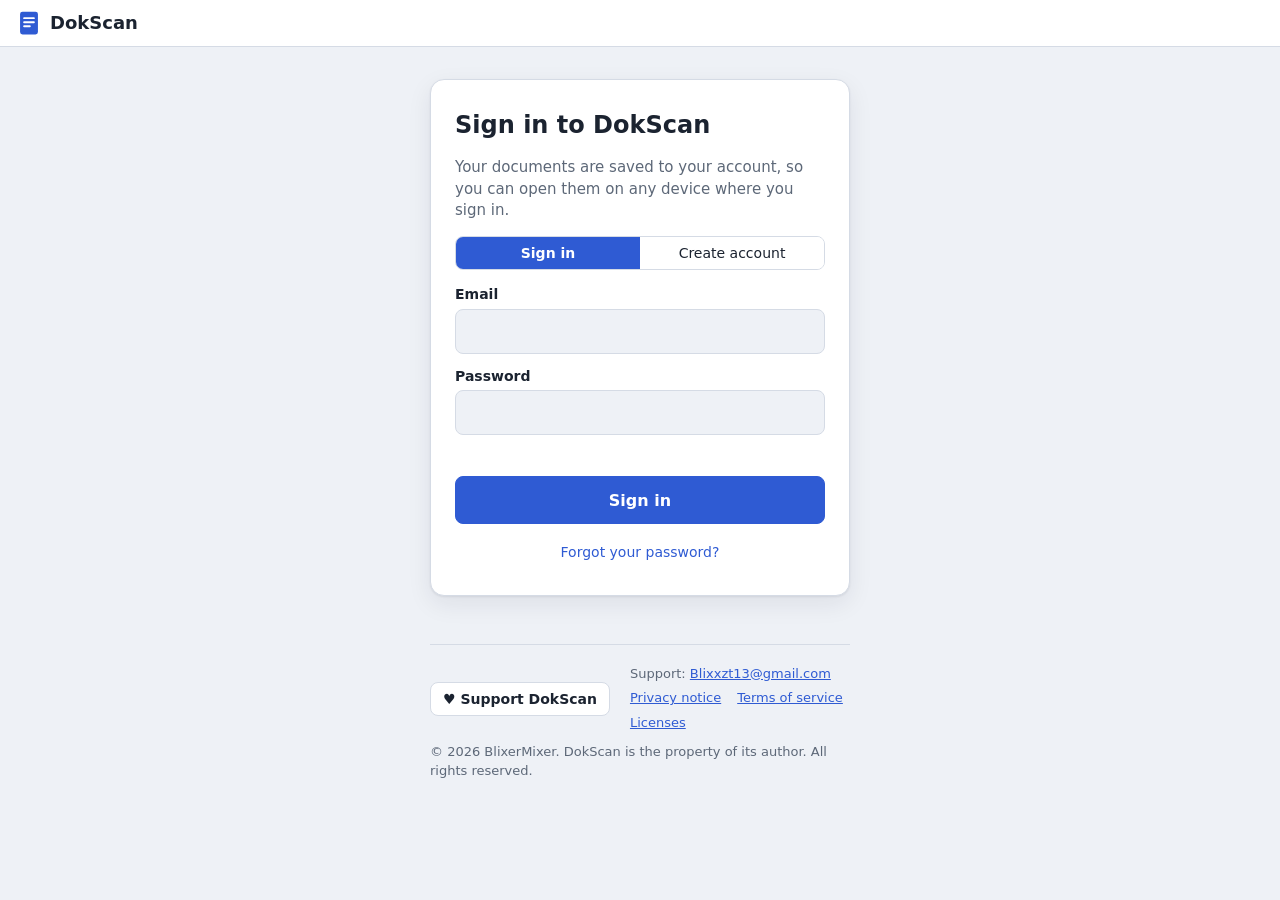
<file: index.html>
<!doctype html>
<html lang="en">
<head>
  <meta charset="utf-8">
  <meta name="viewport" content="width=device-width, initial-scale=1">
  <title>DokScan</title>
  <meta name="description" content="Scan a paper form with your camera, get an editable copy with fillable fields and tables, then download or print it.">
  <link rel="icon" href="data:image/svg+xml,%3Csvg xmlns='http://www.w3.org/2000/svg' viewBox='0 0 32 32'%3E%3Crect x='5' y='2' width='22' height='28' rx='3' fill='%232f5bd3'/%3E%3Cpath d='M10 10h12M10 15h12M10 20h7' stroke='white' stroke-width='2.4' stroke-linecap='round'/%3E%3C/svg%3E">
  <link rel="stylesheet" href="css/style.css">
  <script src="vendor/tesseract/tesseract.min.js" defer></script>
  <script src="vendor/jspdf/jspdf.umd.min.js" defer></script>
  <script src="vendor/supabase/supabase.js" defer></script>
  <script type="module" src="js/app.js"></script>
</head>
<body>
  <header class="topbar">
    <a class="brand" href="#" id="homeLink" title="Back to your documents">
      <svg viewBox="0 0 32 32" width="26" height="26" aria-hidden="true"><rect x="5" y="2" width="22" height="28" rx="3" fill="currentColor"/><path d="M10 10h12M10 15h12M10 20h7" stroke="#fff" stroke-width="2.4" stroke-linecap="round"/></svg>
      <span>DokScan</span>
    </a>
    <span class="spacer"></span>
    <span id="saveStatus" class="save-status" aria-live="polite"></span>
    <div class="account" id="account" hidden>
      <span class="acct-email" id="acctEmail"></span>
      <button class="btn" id="logoutBtn">Log out</button>
    </div>
  </header>

  <!-- ============ SIGN IN ============ -->
  <main id="view-auth" class="view" hidden>
    <section class="auth-card">
      <h1 id="authTitle">Sign in to DokScan</h1>
      <p class="muted" id="authLead">Your documents are saved to your account, so you can open them on any device where you sign in.</p>
      <div class="seg auth-tabs" id="authTabs" role="tablist" aria-label="Sign in or create account">
        <button role="tab" data-auth="signin" class="on">Sign in</button>
        <button role="tab" data-auth="signup">Create account</button>
      </div>
      <form id="authForm" novalidate>
        <label class="field" id="emailRow">
          <span>Email</span>
          <input type="email" id="authEmail" autocomplete="email" required>
        </label>
        <label class="field" id="pwRow">
          <span id="pwLabel">Password</span>
          <input type="password" id="authPassword" autocomplete="current-password" minlength="6" required>
        </label>
        <p class="auth-msg" id="authMsg" role="status"></p>
        <button class="btn primary big" type="submit" id="authSubmit">Sign in</button>
      </form>
      <button class="linkish" id="forgotBtn" type="button">Forgot your password?</button>
    </section>
  </main>

  <!-- ============ HOME ============ -->
  <main id="view-home" class="view">
    <section class="hero">
      <h1>Turn a paper form into a fillable one</h1>
      <p>Take a photo or pick an image of a document. DokScan rebuilds the layout, turns table cells, name/company lines and checkboxes into fields you can type in, and saves your progress on this device.</p>
      <div class="actions">
        <label class="btn primary big">
          <input type="file" accept="image/*" capture="environment" id="cameraInput" hidden>
          Take photo
        </label>
        <label class="btn big">
          <input type="file" accept="image/*" id="fileInput" hidden>
          Choose image
        </label>
        <button class="btn big ghost" id="blankBtn">Blank page</button>
        <label class="btn big ghost" title="Open a .dokscan.json file you downloaded earlier">
          <input type="file" accept=".json,application/json" id="projectInput" hidden>
          Open project file
        </label>
      </div>
      <div class="lang-row">
        <label for="langSelect">Document language</label>
        <select id="langSelect" class="lang-select"></select>
      </div>
      <div class="drop-hint" id="dropZone">…or drop / paste an image anywhere on this page</div>
    </section>

    <section class="library">
      <h2>Your documents</h2>
      <div id="docList" class="doc-list"></div>
      <p class="muted small">Documents are stored in this browser on this device. To move one to another device, open it and use <b>Download → Project file</b>, then <b>Open project file</b> on the other device.</p>
    </section>

    <footer class="site-footer" id="siteFooter">
      <a class="btn support-btn" href="https://github.com/sponsors/BlixerMixer" target="_blank" rel="noopener">♥ Support DokScan</a>
      <nav class="footer-links" aria-label="Site information">
        <span>Support: <a href="mailto:Blixxzt13@gmail.com">Blixxzt13@gmail.com</a></span>
        <a href="privacy.html">Privacy notice</a>
        <a href="terms.html">Terms of service</a>
        <a href="licenses.html">Licenses</a>
      </nav>
      <p class="copyright">© 2026 BlixerMixer. DokScan is the property of its author. All rights reserved.</p>
    </footer>

  </main>

  <!-- ============ CROP ============ -->
  <main id="view-crop" class="view" hidden>
    <div class="toolbar">
      <button class="btn" id="cropBack">← Back</button>
      <span class="sep"></span>
      <button class="btn" id="rotL" title="Rotate left">⟲ Rotate</button>
      <button class="btn" id="rotR" title="Rotate right">⟳ Rotate</button>
      <button class="btn" id="cropAuto" title="Find the page edges automatically">Auto-detect page</button>
      <button class="btn" id="cropFull" title="Use the whole image">Whole image</button>
      <span class="spacer"></span>
      <select id="langSelect2" class="lang-select" title="Document language"></select>
      <button class="btn primary" id="cropGo">Scan document →</button>
    </div>
    <p class="hint">Drag the four blue corners onto the corners of the page; it will be straightened automatically. <b>For the best result:</b> good, even light without shadows, phone held flat above the page, and the page filling most of the photo.</p>
    <div class="crop-stage" id="cropStage">
      <canvas id="cropCanvas"></canvas>
      <svg id="cropSvg"></svg>
    </div>
  </main>

  <!-- ============ EDITOR ============ -->
  <main id="view-editor" class="view editor" hidden>
    <div class="toolbar">
      <button class="btn" id="edBack" title="Back to your documents">←</button>
      <input id="docName" class="doc-name" aria-label="Document name" spellcheck="false">
      <div class="seg" role="tablist" aria-label="Mode">
        <button role="tab" data-mode="fill" class="on" title="Type into fields and tables">Fill in</button>
        <button role="tab" data-mode="layout" title="Move, resize, add or remove elements">Edit layout</button>
      </div>
      <span class="sep"></span>
      <button class="btn icon" id="undoBtn" title="Undo layout change (Ctrl+Z)">↶</button>
      <button class="btn icon" id="redoBtn" title="Redo (Ctrl+Y)">↷</button>
      <span class="sep"></span>
      <button class="btn icon" id="zoomOut" title="Zoom out">−</button>
      <button class="btn" id="zoomFit" title="Fit width">Fit</button>
      <button class="btn icon" id="zoomIn" title="Zoom in">+</button>
      <span class="sep"></span>
      <label class="toggle" title="Show the scanned photo behind the rebuilt page">
        <input type="checkbox" id="origToggle"> Original
      </label>
      <input type="range" id="origOpacity" min="10" max="100" value="45" aria-label="Original image opacity" hidden>
      <span class="spacer"></span>
      <button class="btn" id="clearBtn" title="Empty every field">Clear fields</button>
      <details class="menu" id="dlMenu">
        <summary class="btn">Download ▾</summary>
        <div class="menu-pop">
          <button data-dl="pdf">PDF document</button>
          <button data-dl="png">PNG image</button>
          <button data-dl="json">Project file (keep editing later)</button>
        </div>
      </details>
      <button class="btn primary" id="printBtn" title="Print – choose any printer on your network in the print dialog">Print</button>
    </div>

    <div class="toolbar layout-bar" id="layoutBar" hidden>
      <span class="label">Add:</span>
      <button class="btn" data-add="text">Text</button>
      <button class="btn" data-add="field">Line field</button>
      <button class="btn" data-add="cell">Box field</button>
      <button class="btn" data-add="check">Checkbox</button>
      <button class="btn" data-add="hline">— Line</button>
      <button class="btn" data-add="vline">| Line</button>
      <span class="sep"></span>
      <span class="label" id="selLabel">Click an element to select it</span>
      <button class="btn icon" id="fontDown" title="Smaller text" disabled>A−</button>
      <button class="btn icon" id="fontUp" title="Larger text" disabled>A+</button>
      <button class="btn icon" id="boldBtn" title="Bold" disabled><b>B</b></button>
      <button class="btn" id="dupBtn" title="Duplicate (Ctrl+D)" disabled>Duplicate</button>
      <button class="btn danger" id="delBtn" title="Delete (Del)" disabled>Delete</button>
      <span class="spacer"></span>
      <button class="btn" id="rescanBtn" title="Run text recognition again on the original image">Re-scan…</button>
    </div>

    <div class="page-wrap" id="pageWrap">
      <div class="page" id="page"></div>
    </div>
  </main>

  <div class="busy" id="busy" hidden>
    <div class="busy-card">
      <div class="spinner"></div>
      <div id="busyText">Working…</div>
      <div class="bar"><div id="busyBar"></div></div>
      <div class="muted small" id="busySub"></div>
    </div>
  </div>
  <div class="toast" id="toast" role="status"></div>
  <div id="printArea"></div>
</body>
</html>
</file>
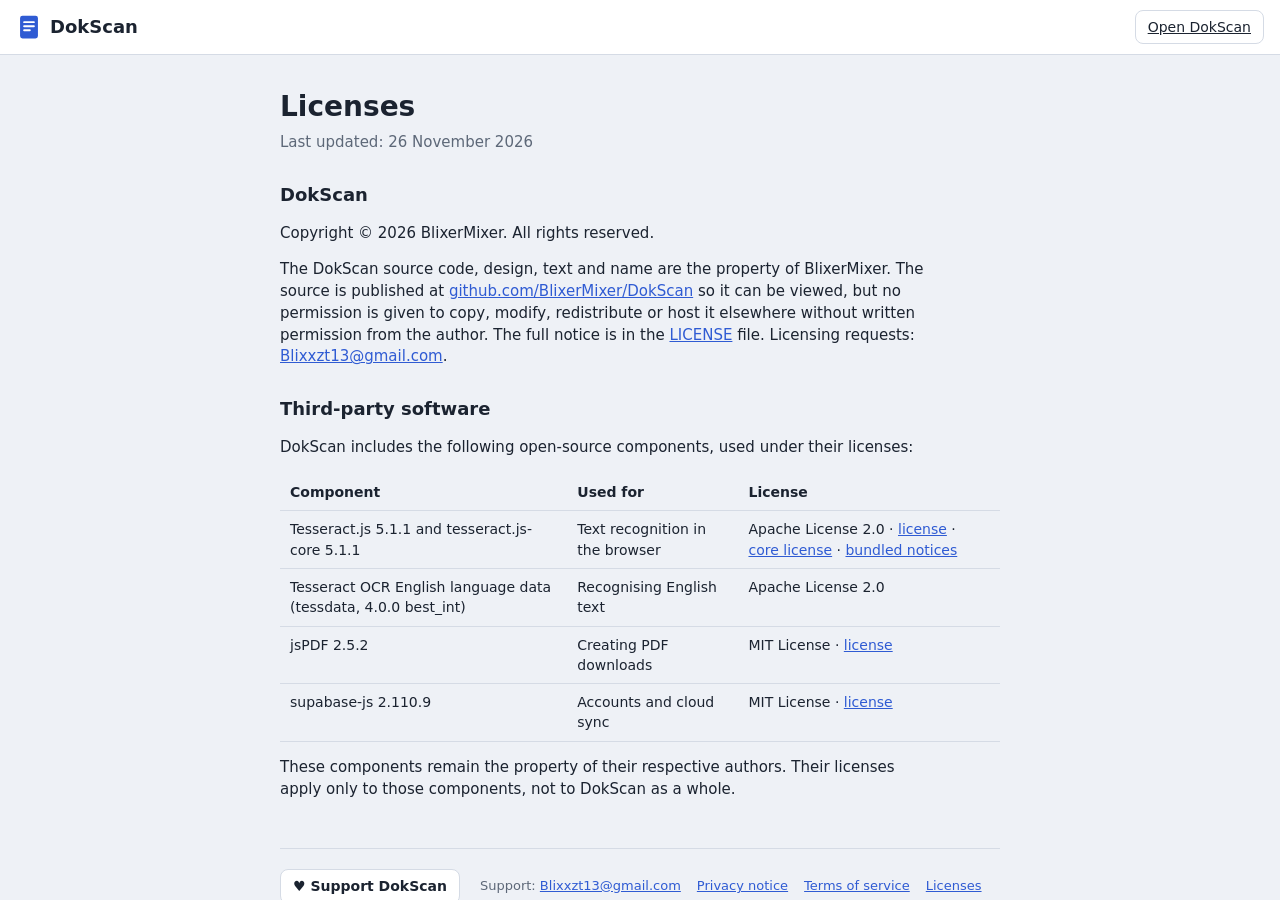
<file: licenses.html>
<!doctype html>
<html lang="en">
<head>
  <meta charset="utf-8">
  <meta name="viewport" content="width=device-width, initial-scale=1">
  <title>Licenses · DokScan</title>
  <link rel="icon" href="data:image/svg+xml,%3Csvg xmlns='http://www.w3.org/2000/svg' viewBox='0 0 32 32'%3E%3Crect x='5' y='2' width='22' height='28' rx='3' fill='%232f5bd3'/%3E%3Cpath d='M10 10h12M10 15h12M10 20h7' stroke='white' stroke-width='2.4' stroke-linecap='round'/%3E%3C/svg%3E">
  <link rel="stylesheet" href="css/style.css">
</head>
<body>
  <header class="topbar">
    <a class="brand" href="./" title="Back to DokScan">
      <svg viewBox="0 0 32 32" width="26" height="26" aria-hidden="true"><rect x="5" y="2" width="22" height="28" rx="3" fill="currentColor"/><path d="M10 10h12M10 15h12M10 20h7" stroke="#fff" stroke-width="2.4" stroke-linecap="round"/></svg>
      <span>DokScan</span>
    </a>
    <span class="spacer"></span>
    <a class="btn" href="./">Open DokScan</a>
  </header>
  <main class="info-page"><article>
    <h1>Licenses</h1>
    <p class="updated">Last updated: 26 November 2026</p>

    <h2>DokScan</h2>
    <p>Copyright © 2026 BlixerMixer. All rights reserved.</p>
    <p>The DokScan source code, design, text and name are the property of BlixerMixer. The source is published at <a href="https://github.com/BlixerMixer/DokScan" target="_blank" rel="noopener">github.com/BlixerMixer/DokScan</a> so it can be viewed, but no permission is given to copy, modify, redistribute or host it elsewhere without written permission from the author. The full notice is in the <a href="https://github.com/BlixerMixer/DokScan/blob/main/LICENSE" target="_blank" rel="noopener">LICENSE</a> file. Licensing requests: <a href="mailto:Blixxzt13@gmail.com">Blixxzt13@gmail.com</a>.</p>

    <h2>Third-party software</h2>
    <p>DokScan includes the following open-source components, used under their licenses:</p>
    <div class="table-wrap"><table>
      <tr><th>Component</th><th>Used for</th><th>License</th></tr>
      <tr><td>Tesseract.js 5.1.1 and tesseract.js-core 5.1.1</td><td>Text recognition in the browser</td><td>Apache License 2.0 · <a href="vendor/tesseract/LICENSE.md">license</a> · <a href="vendor/tesseract/core/LICENSE.txt">core license</a> · <a href="vendor/tesseract/tesseract.min.js.LICENSE.txt">bundled notices</a></td></tr>
      <tr><td>Tesseract OCR English language data (tessdata, 4.0.0 best_int)</td><td>Recognising English text</td><td>Apache License 2.0</td></tr>
      <tr><td>jsPDF 2.5.2</td><td>Creating PDF downloads</td><td>MIT License · <a href="vendor/jspdf/LICENSE.txt">license</a></td></tr>
      <tr><td>supabase-js 2.110.9</td><td>Accounts and cloud sync</td><td>MIT License · <a href="vendor/supabase/LICENSE.txt">license</a></td></tr>
    </table></div>
    <p>These components remain the property of their respective authors. Their licenses apply only to those components, not to DokScan as a whole.</p>
  <footer class="site-footer">
    <a class="btn support-btn" href="https://github.com/sponsors/BlixerMixer" target="_blank" rel="noopener">♥ Support DokScan</a>
    <nav class="footer-links" aria-label="Site information">
      <span>Support: <a href="mailto:Blixxzt13@gmail.com">Blixxzt13@gmail.com</a></span>
      <a href="privacy.html">Privacy notice</a>
      <a href="terms.html">Terms of service</a>
      <a href="licenses.html">Licenses</a>
    </nav>
    <p class="copyright">© 2026 BlixerMixer. DokScan is the property of its author. All rights reserved.</p>
  </footer>
  </article></main>
</body>
</html>
</file>
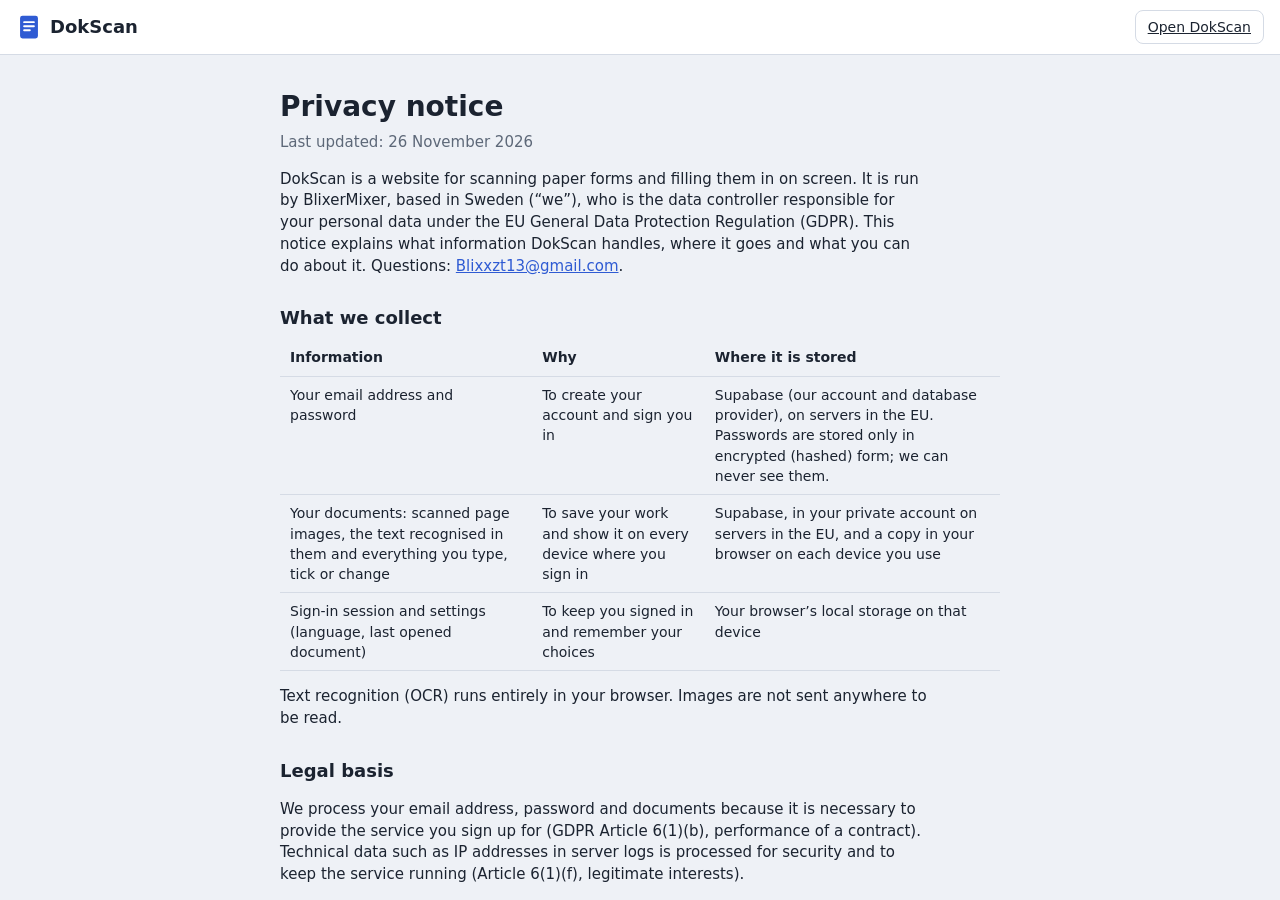
<file: privacy.html>
<!doctype html>
<html lang="en">
<head>
  <meta charset="utf-8">
  <meta name="viewport" content="width=device-width, initial-scale=1">
  <title>Privacy notice · DokScan</title>
  <link rel="icon" href="data:image/svg+xml,%3Csvg xmlns='http://www.w3.org/2000/svg' viewBox='0 0 32 32'%3E%3Crect x='5' y='2' width='22' height='28' rx='3' fill='%232f5bd3'/%3E%3Cpath d='M10 10h12M10 15h12M10 20h7' stroke='white' stroke-width='2.4' stroke-linecap='round'/%3E%3C/svg%3E">
  <link rel="stylesheet" href="css/style.css">
</head>
<body>
  <header class="topbar">
    <a class="brand" href="./" title="Back to DokScan">
      <svg viewBox="0 0 32 32" width="26" height="26" aria-hidden="true"><rect x="5" y="2" width="22" height="28" rx="3" fill="currentColor"/><path d="M10 10h12M10 15h12M10 20h7" stroke="#fff" stroke-width="2.4" stroke-linecap="round"/></svg>
      <span>DokScan</span>
    </a>
    <span class="spacer"></span>
    <a class="btn" href="./">Open DokScan</a>
  </header>
  <main class="info-page"><article>
    <h1>Privacy notice</h1>
    <p class="updated">Last updated: 26 November 2026</p>
    <p>DokScan is a website for scanning paper forms and filling them in on screen. It is run by BlixerMixer, based in Sweden (“we”), who is the data controller responsible for your personal data under the EU General Data Protection Regulation (GDPR). This notice explains what information DokScan handles, where it goes and what you can do about it. Questions: <a href="mailto:Blixxzt13@gmail.com">Blixxzt13@gmail.com</a>.</p>

    <h2>What we collect</h2>
    <div class="table-wrap"><table>
      <tr><th>Information</th><th>Why</th><th>Where it is stored</th></tr>
      <tr><td>Your email address and password</td><td>To create your account and sign you in</td><td>Supabase (our account and database provider), on servers in the EU. Passwords are stored only in encrypted (hashed) form; we can never see them.</td></tr>
      <tr><td>Your documents: scanned page images, the text recognised in them and everything you type, tick or change</td><td>To save your work and show it on every device where you sign in</td><td>Supabase, in your private account on servers in the EU, and a copy in your browser on each device you use</td></tr>
      <tr><td>Sign-in session and settings (language, last opened document)</td><td>To keep you signed in and remember your choices</td><td>Your browser’s local storage on that device</td></tr>
    </table></div>
    <p>Text recognition (OCR) runs entirely in your browser. Images are not sent anywhere to be read.</p>

    <h2>Legal basis</h2>
    <p>We process your email address, password and documents because it is necessary to provide the service you sign up for (GDPR Article 6(1)(b), performance of a contract). Technical data such as IP addresses in server logs is processed for security and to keep the service running (Article 6(1)(f), legitimate interests).</p>

    <h2>Who can see your documents</h2>
    <p>Only you. Each account can read and change only its own documents; this is enforced by the database itself. We do not look at, sell, rent or share your documents or email address, and we do not use them for advertising. As the operator we have technical access to the database for maintenance, troubleshooting and to act on your requests.</p>

    <h2>Services involved</h2>
    <ul>
      <li><b>GitHub Pages</b> (GitHub, Inc.) hosts the website. Like any web host it receives your IP address and browser details when you load the site. See GitHub’s privacy statement.</li>
      <li><b>Supabase</b> stores accounts and documents. See Supabase’s privacy policy.</li>
      <li><b>jsDelivr</b> delivers language files when you scan in a language other than English. It receives your IP address for that download.</li>
      <li><b>GitHub Sponsors</b>: if you choose to donate, the payment is handled by GitHub and its payment processor, not by DokScan.</li>
    </ul>
    <p>DokScan has no advertising, no analytics and no tracking cookies. The only things stored in your browser are those needed for the service to work (your sign-in session, settings and offline copies of your documents), so no cookie consent is required.</p>

    <h2>Transfers outside the EU</h2>
    <p>Your account and documents are stored in the EU. GitHub (which hosts the website) and jsDelivr are based in the United States, so your IP address and browser details may be processed there when you load the site or download a language file. These transfers rely on the EU–US Data Privacy Framework and/or the European Commission’s standard contractual clauses.</p>

    <h2>How long we keep it</h2>
    <p>Documents stay in your account until you delete them. Deleting a document removes it from your account and, the next time they sync, from your other devices. Logging out removes your documents from that device’s browser (they stay in your account). Your account is kept until you ask us to delete it.</p>

    <h2>Your rights</h2>
    <p>You can ask us to give you a copy of your data, correct it, or delete your account and everything in it. Email <a href="mailto:Blixxzt13@gmail.com">Blixxzt13@gmail.com</a> from the address you signed up with. You can also download any document yourself as a project file, PDF or image at any time. Under the GDPR you also have the right to restrict or object to processing and to data portability. We answer requests within one month.</p>
    <p>If you think we handle your data wrongly, please contact us first. You also have the right to complain to the Swedish Authority for Privacy Protection, Integritetsskyddsmyndigheten (IMY), <a href="https://www.imy.se" target="_blank" rel="noopener">imy.se</a>, or to the data protection authority in the EU country where you live.</p>

    <h2>Children</h2>
    <p>In Sweden you can create an account yourself from the age of 13. If you are younger than 13 (or the age of digital consent in the country where you live), a parent or guardian must agree before you create an account. Schools using DokScan for pupils are responsible for making sure they are allowed to do so.</p>

    <h2>Sensitive information</h2>
    <p>Forms can contain personal details such as health information. Only store what you need, and keep your password private. Use “Log out” on shared computers.</p>

    <h2>Changes</h2>
    <p>If this notice changes, the new version will be posted on this page with a new date.</p>
  <footer class="site-footer">
    <a class="btn support-btn" href="https://github.com/sponsors/BlixerMixer" target="_blank" rel="noopener">♥ Support DokScan</a>
    <nav class="footer-links" aria-label="Site information">
      <span>Support: <a href="mailto:Blixxzt13@gmail.com">Blixxzt13@gmail.com</a></span>
      <a href="privacy.html">Privacy notice</a>
      <a href="terms.html">Terms of service</a>
      <a href="licenses.html">Licenses</a>
    </nav>
    <p class="copyright">© 2026 BlixerMixer. DokScan is the property of its author. All rights reserved.</p>
  </footer>
  </article></main>
</body>
</html>
</file>
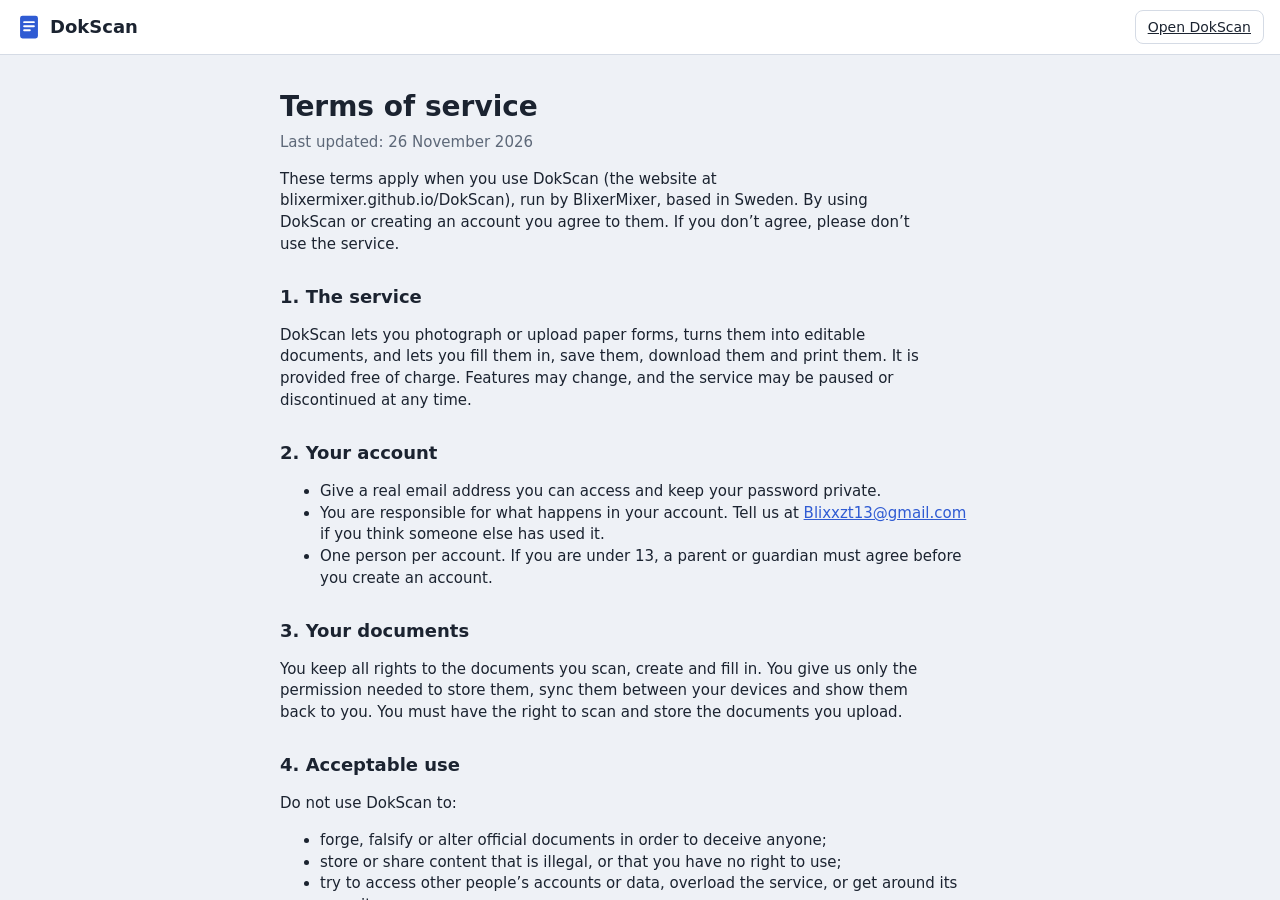
<file: terms.html>
<!doctype html>
<html lang="en">
<head>
  <meta charset="utf-8">
  <meta name="viewport" content="width=device-width, initial-scale=1">
  <title>Terms of service · DokScan</title>
  <link rel="icon" href="data:image/svg+xml,%3Csvg xmlns='http://www.w3.org/2000/svg' viewBox='0 0 32 32'%3E%3Crect x='5' y='2' width='22' height='28' rx='3' fill='%232f5bd3'/%3E%3Cpath d='M10 10h12M10 15h12M10 20h7' stroke='white' stroke-width='2.4' stroke-linecap='round'/%3E%3C/svg%3E">
  <link rel="stylesheet" href="css/style.css">
</head>
<body>
  <header class="topbar">
    <a class="brand" href="./" title="Back to DokScan">
      <svg viewBox="0 0 32 32" width="26" height="26" aria-hidden="true"><rect x="5" y="2" width="22" height="28" rx="3" fill="currentColor"/><path d="M10 10h12M10 15h12M10 20h7" stroke="#fff" stroke-width="2.4" stroke-linecap="round"/></svg>
      <span>DokScan</span>
    </a>
    <span class="spacer"></span>
    <a class="btn" href="./">Open DokScan</a>
  </header>
  <main class="info-page"><article>
    <h1>Terms of service</h1>
    <p class="updated">Last updated: 26 November 2026</p>
    <p>These terms apply when you use DokScan (the website at blixermixer.github.io/DokScan), run by BlixerMixer, based in Sweden. By using DokScan or creating an account you agree to them. If you don’t agree, please don’t use the service.</p>

    <h2>1. The service</h2>
    <p>DokScan lets you photograph or upload paper forms, turns them into editable documents, and lets you fill them in, save them, download them and print them. It is provided free of charge. Features may change, and the service may be paused or discontinued at any time.</p>

    <h2>2. Your account</h2>
    <ul>
      <li>Give a real email address you can access and keep your password private.</li>
      <li>You are responsible for what happens in your account. Tell us at <a href="mailto:Blixxzt13@gmail.com">Blixxzt13@gmail.com</a> if you think someone else has used it.</li>
      <li>One person per account. If you are under 13, a parent or guardian must agree before you create an account.</li>
    </ul>

    <h2>3. Your documents</h2>
    <p>You keep all rights to the documents you scan, create and fill in. You give us only the permission needed to store them, sync them between your devices and show them back to you. You must have the right to scan and store the documents you upload.</p>

    <h2>4. Acceptable use</h2>
    <p>Do not use DokScan to:</p>
    <ul>
      <li>forge, falsify or alter official documents in order to deceive anyone;</li>
      <li>store or share content that is illegal, or that you have no right to use;</li>
      <li>try to access other people’s accounts or data, overload the service, or get around its security;</li>
      <li>copy, resell or republish the DokScan software or website as your own.</li>
    </ul>
    <p>We may suspend or delete accounts that break these rules.</p>

    <h2>5. Accuracy and backups</h2>
    <p>Text recognition and layout detection are automatic and can make mistakes. Always check a document before you submit, print or rely on it. We work to keep your data safe but cannot guarantee it is never lost; keep your own copies (Download → PDF or project file) of anything important.</p>

    <h2>6. No warranty</h2>
    <p>DokScan is provided “as is”, without warranties of any kind, to the extent the law allows. We do not promise that it will always be available, error-free or fit for a particular purpose.</p>

    <h2>7. Limitation of liability</h2>
    <p>To the extent the law allows, we are not liable for any indirect or consequential loss, or for loss of data, arising from your use of DokScan. Nothing in these terms limits rights you have as a consumer that cannot be limited by law.</p>

    <h2>8. Ownership</h2>
    <p>The DokScan software, design and name belong to BlixerMixer. All rights are reserved, except for the third-party components listed on the <a href="licenses.html">Licenses</a> page, which are used under their own licenses.</p>

    <h2>9. Donations</h2>
    <p>Donations through GitHub Sponsors are voluntary gifts. They don’t buy extra features or a guaranteed level of service, and are handled under GitHub’s terms.</p>

    <h2>10. Privacy</h2>
    <p>How we handle your information is explained in the <a href="privacy.html">Privacy notice</a>.</p>

    <h2>11. Governing law and disputes</h2>
    <p>These terms are governed by Swedish law. Disputes are settled by Swedish courts. If you are a consumer living in another EU country, you also keep the protection of the mandatory consumer laws of that country and can bring a claim there. Consumers in Sweden can also turn to Allmänna reklamationsnämnden (ARN), <a href="https://www.arn.se" target="_blank" rel="noopener">arn.se</a>, and consumers in the EU to the EU’s online dispute resolution service.</p>

    <h2>12. Changes and contact</h2>
    <p>We may update these terms; the new version will be posted here with a new date. If you keep using DokScan after a change, the new terms apply. Questions: <a href="mailto:Blixxzt13@gmail.com">Blixxzt13@gmail.com</a>.</p>
  <footer class="site-footer">
    <a class="btn support-btn" href="https://github.com/sponsors/BlixerMixer" target="_blank" rel="noopener">♥ Support DokScan</a>
    <nav class="footer-links" aria-label="Site information">
      <span>Support: <a href="mailto:Blixxzt13@gmail.com">Blixxzt13@gmail.com</a></span>
      <a href="privacy.html">Privacy notice</a>
      <a href="terms.html">Terms of service</a>
      <a href="licenses.html">Licenses</a>
    </nav>
    <p class="copyright">© 2026 BlixerMixer. DokScan is the property of its author. All rights reserved.</p>
  </footer>
  </article></main>
</body>
</html>
</file>
<file: css/style.css>
:root {
  --bg: #eef1f6;
  --surface: #ffffff;
  --text: #1b2330;
  --muted: #5d6878;
  --border: #d5dbe5;
  --accent: #2f5bd3;
  --accent-ink: #ffffff;
  --accent-soft: rgba(47, 91, 211, 0.09);
  --danger: #c23b3b;
  --ok: #1f7a4a;
  --field: rgba(47, 91, 211, 0.08);
  --field-focus: rgba(47, 91, 211, 0.16);
  --shadow: 0 1px 2px rgba(20, 30, 50, .08), 0 8px 24px rgba(20, 30, 50, .08);
  --doc-font: Arial, Helvetica, "Liberation Sans", sans-serif;
  color-scheme: light;
}
@media (prefers-color-scheme: dark) {
  :root:not([data-theme="light"]) {
    --bg: #14181f;
    --surface: #1d232d;
    --text: #e6eaf0;
    --muted: #9aa5b5;
    --border: #323b48;
    --accent: #6d8ff0;
    --accent-ink: #0e1420;
    --accent-soft: rgba(109, 143, 240, 0.14);
    --ok: #5cc28c;
    --danger: #ef7b7b;
    --shadow: 0 1px 2px rgba(0, 0, 0, .3), 0 8px 24px rgba(0, 0, 0, .3);
    color-scheme: dark;
  }
}
:root[data-theme="dark"] {
  --bg: #14181f;
    --surface: #1d232d;
    --text: #e6eaf0;
    --muted: #9aa5b5;
    --border: #323b48;
    --accent: #6d8ff0;
    --accent-ink: #0e1420;
    --accent-soft: rgba(109, 143, 240, 0.14);
    --ok: #5cc28c;
    --danger: #ef7b7b;
    --shadow: 0 1px 2px rgba(0, 0, 0, .3), 0 8px 24px rgba(0, 0, 0, .3);
    color-scheme: dark;
}

* { box-sizing: border-box; }
html, body { margin: 0; height: 100%; }
body {
  font: 15px/1.45 system-ui, -apple-system, "Segoe UI", Roboto, sans-serif;
  background: var(--bg);
  color: var(--text);
  display: flex;
  flex-direction: column;
}
[hidden] { display: none !important; }
.muted { color: var(--muted); }
.small { font-size: 13px; }

.topbar {
  display: flex; align-items: center; gap: 12px;
  padding: 10px 16px;
  background: var(--surface);
  border-bottom: 1px solid var(--border);
}
.brand { display: flex; align-items: center; gap: 8px; color: var(--accent); text-decoration: none; font-weight: 700; font-size: 18px; }
.brand span { color: var(--text); }
.spacer { flex: 1; }
.save-status { color: var(--muted); font-size: 13px; }

.view { flex: 1; min-height: 0; }

/* ---------- buttons ---------- */
.btn {
  display: inline-flex; align-items: center; justify-content: center; gap: 6px;
  min-height: 34px; padding: 6px 12px;
  border: 1px solid var(--border); border-radius: 8px;
  background: var(--surface); color: var(--text);
  font: inherit; font-size: 14px; cursor: pointer; white-space: nowrap;
  user-select: none;
}
.btn:hover:not(:disabled) { border-color: var(--accent); }
.btn:disabled { opacity: .45; cursor: default; }
.btn.primary { background: var(--accent); border-color: var(--accent); color: var(--accent-ink); font-weight: 600; }
.btn.ghost { background: transparent; }
.btn.danger { color: var(--danger); }
.btn.big { min-height: 48px; padding: 10px 20px; font-size: 16px; }
.btn.icon { min-width: 34px; padding: 6px 8px; }
.btn:focus-visible, select:focus-visible, input:focus-visible { outline: 2px solid var(--accent); outline-offset: 2px; }
select, .doc-name {
  font: inherit; font-size: 14px; color: var(--text); background: var(--surface);
  border: 1px solid var(--border); border-radius: 8px; min-height: 34px; padding: 4px 8px;
}

/* ---------- home ---------- */
#view-home { overflow: auto; padding: 24px 16px 48px; }
.hero, .library { max-width: 980px; margin: 0 auto; }
.hero h1 { font-size: clamp(24px, 4vw, 34px); margin: 12px 0 8px; letter-spacing: -0.01em; }
.hero p { color: var(--muted); max-width: 680px; margin: 0 0 20px; }
.actions { display: flex; flex-wrap: wrap; gap: 10px; }
.lang-row { display: flex; align-items: center; gap: 10px; margin-top: 16px; color: var(--muted); }
.drop-hint {
  margin-top: 16px; padding: 18px; border: 2px dashed var(--border); border-radius: 12px;
  text-align: center; color: var(--muted);
}
body.dragging .drop-hint { border-color: var(--accent); background: var(--accent-soft); color: var(--text); }
.library h2 { margin: 36px 0 12px; font-size: 20px; }
.doc-list { display: grid; grid-template-columns: repeat(auto-fill, minmax(180px, 1fr)); gap: 14px; }
.doc-card {
  background: var(--surface); border: 1px solid var(--border); border-radius: 12px; overflow: hidden;
  display: flex; flex-direction: column; box-shadow: var(--shadow);
}
.doc-card .thumb { aspect-ratio: 3 / 4; background: #fff; display: block; width: 100%; border: 0; padding: 0; cursor: pointer; border-bottom: 1px solid var(--border); }
.doc-card .thumb img { width: 100%; height: 100%; object-fit: contain; display: block; }
.doc-card .info { padding: 10px 12px 4px; }
.doc-card .name { font-weight: 600; overflow: hidden; text-overflow: ellipsis; white-space: nowrap; }
.doc-card .date { font-size: 12px; color: var(--muted); }
.doc-card .row { display: flex; gap: 6px; padding: 8px 12px 12px; }
.doc-card .row .btn { flex: 1; min-height: 30px; padding: 4px 6px; font-size: 13px; }
.empty { padding: 28px; text-align: center; color: var(--muted); border: 1px dashed var(--border); border-radius: 12px; grid-column: 1 / -1; }

/* ---------- toolbars ---------- */
.toolbar {
  display: flex; flex-wrap: wrap; align-items: center; gap: 6px;
  padding: 8px 12px; background: var(--surface); border-bottom: 1px solid var(--border);
}
.toolbar .sep { width: 1px; align-self: stretch; background: var(--border); margin: 2px 4px; }
.toolbar .label { color: var(--muted); font-size: 13px; }
.layout-bar { background: var(--accent-soft); }
.doc-name { width: 220px; max-width: 40vw; font-weight: 600; }
.seg { display: inline-flex; border: 1px solid var(--border); border-radius: 8px; overflow: hidden; }
.seg button { border: 0; background: var(--surface); color: var(--text); font: inherit; font-size: 14px; padding: 6px 12px; cursor: pointer; min-height: 32px; }
.seg button.on { background: var(--accent); color: var(--accent-ink); font-weight: 600; }
.toggle { display: inline-flex; align-items: center; gap: 6px; font-size: 14px; cursor: pointer; }
#origOpacity { width: 90px; }
.hint { margin: 10px 16px; color: var(--muted); font-size: 14px; }

.menu { position: relative; }
.menu summary { list-style: none; }
.menu summary::-webkit-details-marker { display: none; }
.menu-pop {
  position: absolute; right: 0; top: calc(100% + 4px); z-index: 30;
  background: var(--surface); border: 1px solid var(--border); border-radius: 10px; box-shadow: var(--shadow);
  display: flex; flex-direction: column; min-width: 240px; padding: 6px;
}
.menu-pop button { text-align: left; border: 0; background: none; color: var(--text); font: inherit; padding: 9px 10px; border-radius: 6px; cursor: pointer; }
.menu-pop button:hover { background: var(--accent-soft); }

/* ---------- crop ---------- */
#view-crop { display: flex; flex-direction: column; }
.crop-stage { position: relative; flex: 1; min-height: 300px; margin: 0 16px 16px; display: flex; align-items: center; justify-content: center; overflow: hidden; touch-action: none; }
#cropCanvas { max-width: 100%; max-height: 100%; box-shadow: var(--shadow); }
#cropSvg { position: absolute; overflow: visible; }
#cropSvg polygon { fill: rgba(47, 91, 211, .12); stroke: #2f5bd3; stroke-width: 2; }
#cropSvg circle { fill: #fff; stroke: #2f5bd3; stroke-width: 3; cursor: grab; }
#cropSvg circle.drag { cursor: grabbing; fill: #2f5bd3; }

/* ---------- editor ---------- */
.editor { display: flex; flex-direction: column; }
.page-wrap { flex: 1; overflow: auto; padding: 24px 12px 60px; }
.page {
  --s: 0.5;
  position: relative; margin: 0 auto; background: #fff; color: #111;
  box-shadow: var(--shadow); font-family: var(--doc-font);
  overflow: hidden; color-scheme: light;
}
.page .orig { position: absolute; inset: 0; width: 100%; height: 100%; opacity: .45; pointer-events: none; user-select: none; }
.el { position: absolute; margin: 0; }
.el-line { background: #111; }
.el-text {
  white-space: pre; color: #111; pointer-events: none; user-select: text;
  overflow: visible;
}
.el-text > span { display: inline-block; transform-origin: 0 50%; }
.el-text.bold { font-weight: 700; }
.el-field, .el-cell {
  border: 0; border-radius: 2px; background: var(--field); color: #0b2a8a;
  font-family: var(--doc-font); padding: 0 0.15em; outline: none; z-index: 1;
}
.el-field.underline { border-bottom: 1px dashed rgba(47, 91, 211, .5); }
.el-cell { resize: none; overflow: hidden; line-height: 1.2; padding: 0.15em; }
.el-field:hover, .el-cell:hover { background: var(--field-focus); }
.el-field:focus, .el-cell:focus { background: var(--field-focus); box-shadow: 0 0 0 1.5px rgba(47, 91, 211, .7); }
.el-check {
  z-index: 1; cursor: pointer; background: var(--field); display: flex; align-items: center; justify-content: center;
  color: #0b2a8a; font-weight: 700; line-height: 1; user-select: none;
}
.el-check:focus-visible { outline: 2px solid #2f5bd3; }
.show-orig .el-field, .show-orig .el-cell, .show-orig .el-check { background: rgba(255, 255, 255, .35); }

/* layout editing */
.layout .el { pointer-events: auto; cursor: move; }
.layout .el-field, .layout .el-cell { caret-color: transparent; }
.layout .el-line { min-width: 3px; min-height: 3px; }
.layout .el:hover { outline: 1px dashed #2f5bd3; }
.layout .el-text[contenteditable="true"] { cursor: text; outline: 2px solid #2f5bd3; background: rgba(255,255,255,.9); }
.sel-box { position: absolute; outline: 2px solid #2f5bd3; pointer-events: none; z-index: 5; }
.sel-box .handle {
  position: absolute; right: -8px; bottom: -8px; width: 16px; height: 16px; border-radius: 50%;
  background: #fff; border: 2px solid #2f5bd3; pointer-events: auto; cursor: nwse-resize; touch-action: none;
}

/* ---------- overlays ---------- */
.busy { position: fixed; inset: 0; background: rgba(10, 15, 25, .45); display: flex; align-items: center; justify-content: center; z-index: 100; }
.busy-card { background: var(--surface); padding: 24px 28px; border-radius: 14px; width: min(360px, 90vw); text-align: center; box-shadow: var(--shadow); }
.spinner { width: 36px; height: 36px; margin: 0 auto 12px; border: 4px solid var(--border); border-top-color: var(--accent); border-radius: 50%; animation: spin 1s linear infinite; }
@keyframes spin { to { transform: rotate(360deg); } }
.bar { height: 6px; border-radius: 3px; background: var(--border); margin: 14px 0 8px; overflow: hidden; }
.bar > div { height: 100%; width: 0; background: var(--accent); transition: width .2s; }
.toast {
  position: fixed; left: 50%; bottom: 24px; transform: translateX(-50%) translateY(20px);
  background: #1b2330; color: #fff; padding: 10px 16px; border-radius: 10px; font-size: 14px;
  opacity: 0; pointer-events: none; transition: .25s; z-index: 200; max-width: 90vw;
}
.toast.show { opacity: 1; transform: translateX(-50%); }
#printArea { display: none; }

@media (max-width: 640px) {
  .doc-name { width: 140px; }
  .toolbar { gap: 4px; padding: 6px 8px; }
  .btn { padding: 6px 9px; }
  .page-wrap { padding: 12px 4px 40px; }
}

@media print {
  body > *:not(#printArea) { display: none !important; }
  body { background: #fff; display: block; }
  #printArea { display: block; }
  #printArea img { display: block; width: 100%; height: auto; max-height: 100vh; object-fit: contain; }
}

.ask-msg { margin: 0 0 18px; text-align: left; }
.ask-row { display: flex; gap: 8px; justify-content: flex-end; }
.btn.danger-solid { background: var(--danger); border-color: var(--danger); color: #fff; font-weight: 600; }

/* ---------- accounts ---------- */
.account { display: flex; align-items: center; gap: 8px; min-width: 0; }
.acct-email { color: var(--muted); font-size: 13px; overflow: hidden; text-overflow: ellipsis; white-space: nowrap; max-width: 34vw; }
#view-auth { overflow: auto; padding: 32px 16px; }
.auth-card {
  max-width: 420px; margin: 0 auto; background: var(--surface); border: 1px solid var(--border);
  border-radius: 14px; padding: 28px 24px; box-shadow: var(--shadow); display: flex; flex-direction: column; gap: 14px;
}
.auth-card h1 { margin: 0; font-size: 24px; }
.auth-card p { margin: 0; }
.auth-tabs { align-self: stretch; }
.auth-tabs button { flex: 1; }
#authForm { display: flex; flex-direction: column; gap: 12px; }
.field { display: flex; flex-direction: column; gap: 4px; font-size: 14px; font-weight: 600; }
.field input {
  font: inherit; font-weight: 400; font-size: 16px; color: var(--text); background: var(--bg);
  border: 1px solid var(--border); border-radius: 8px; padding: 10px 12px; min-height: 44px;
}
.field input:focus { outline: 2px solid var(--accent); outline-offset: 1px; }
.auth-msg { min-height: 1.2em; font-size: 14px; }
.auth-msg.err { color: var(--danger); }
.auth-msg.ok { color: var(--ok); }
.linkish { background: none; border: 0; color: var(--accent); font: inherit; font-size: 14px; cursor: pointer; padding: 4px 0; align-self: center; }
.linkish:hover { text-decoration: underline; }
.save-status.warn { color: var(--danger); }
@media (max-width: 640px) {
  .acct-email { display: none; }
}

/* ---------- footer & info pages ---------- */
.site-footer {
  max-width: 980px; margin: 48px auto 0; padding-top: 20px; border-top: 1px solid var(--border);
  display: flex; flex-wrap: wrap; align-items: center; gap: 10px 20px; color: var(--muted); font-size: 13px;
}
.site-footer a { color: var(--accent); }
.footer-links { display: flex; flex-wrap: wrap; gap: 6px 16px; flex: 1; min-width: 0; }
.copyright { margin: 0; flex-basis: 100%; }
.support-btn { text-decoration: none; color: var(--text) !important; font-weight: 600; }
.support-btn:hover { border-color: #db61a2; }
#view-auth .site-footer { max-width: 420px; }

.info-page { flex: 1; overflow: auto; padding: 24px 16px 48px; }
.info-page article { max-width: 720px; margin: 0 auto; }
.info-page h1 { font-size: 28px; margin: 8px 0 4px; }
.info-page h2 { font-size: 18px; margin: 28px 0 8px; }
.info-page p, .info-page li { color: var(--text); max-width: 68ch; }
.info-page .updated { color: var(--muted); margin-top: 0; }
.info-page a { color: var(--accent); }
.info-page table { border-collapse: collapse; width: 100%; font-size: 14px; }
.info-page th, .info-page td { text-align: left; padding: 8px 10px; border-bottom: 1px solid var(--border); vertical-align: top; }
.info-page pre { white-space: pre-wrap; background: var(--surface); border: 1px solid var(--border); border-radius: 8px; padding: 12px; font-size: 12px; max-height: 320px; overflow: auto; }
.table-wrap { overflow-x: auto; }
</file>
